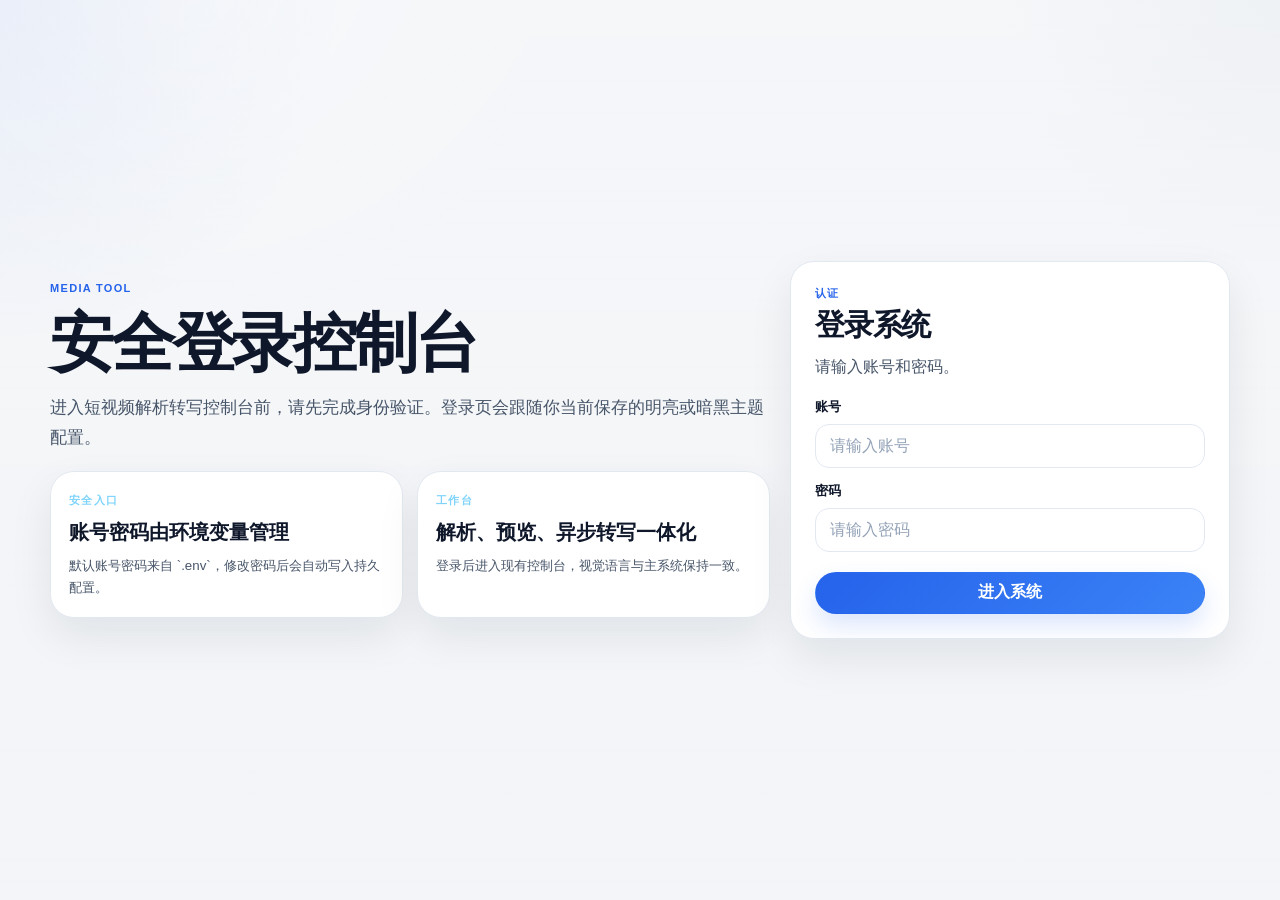
<file: web/login.html>
<!DOCTYPE html>
<html lang="zh-CN">
<head>
  <meta charset="UTF-8">
  <meta name="viewport" content="width=device-width, initial-scale=1.0">
  <title>media-tool 登录</title>
  <link rel="stylesheet" href="/web/styles.css">
</head>
<body class="login-body">
  <main class="login-shell">
    <section class="login-hero">
      <p class="eyebrow">MEDIA TOOL</p>
      <h1>安全登录控制台</h1>
      <p class="login-description">进入短视频解析转写控制台前，请先完成身份验证。登录页会跟随你当前保存的明亮或暗黑主题配置。</p>
      <div class="login-feature-list">
        <article class="login-feature card">
          <span class="login-feature-label">安全入口</span>
          <strong>账号密码由环境变量管理</strong>
          <small>默认账号密码来自 `.env`，修改密码后会自动写入持久配置。</small>
        </article>
        <article class="login-feature card">
          <span class="login-feature-label">工作台</span>
          <strong>解析、预览、异步转写一体化</strong>
          <small>登录后进入现有控制台，视觉语言与主系统保持一致。</small>
        </article>
      </div>
    </section>

    <section class="login-panel card">
      <div class="login-panel-head">
        <p class="eyebrow section-eyebrow">认证</p>
        <h2>登录系统</h2>
        <p id="login-message" class="login-message">请输入账号和密码。</p>
      </div>
      <form id="login-form" class="login-form">
        <label class="field-group">
          <span class="field-label">账号</span>
          <input id="login-username" class="field-control" type="text" autocomplete="username" placeholder="请输入账号">
        </label>
        <label class="field-group">
          <span class="field-label">密码</span>
          <input id="login-password" class="field-control" type="password" autocomplete="current-password" placeholder="请输入密码">
        </label>
        <button id="login-submit" class="button button-accent login-submit" type="submit">进入系统</button>
      </form>
    </section>
  </main>
  <script src="/web/login.js"></script>
</body>
</html>
</file>
<file: web/styles.css>
:root {
  --bg: #f3f5f8;
  --surface: #ffffff;
  --surface-muted: #f8fafc;
  --line: #e2e8f0;
  --line-strong: #cbd5e1;
  --text: #0f172a;
  --text-soft: #475569;
  --text-faint: #64748b;
  --primary: #2563eb;
  --primary-soft: #dbeafe;
  --accent: #0f172a;
  --success: #16a34a;
  --warning: #d97706;
  --danger: #dc2626;
  --radius-xl: 24px;
  --radius-lg: 18px;
  --radius-md: 14px;
  --radius-sm: 10px;
  --shadow: 0 8px 24px rgba(15, 23, 42, 0.05);
  --shadow-soft: 0 18px 44px rgba(15, 23, 42, 0.08);
  --glass-highlight: rgba(255, 255, 255, 0.72);
  --mono:
    "SFMono-Regular",
    "JetBrains Mono",
    "Cascadia Code",
    "Fira Code",
    Consolas,
    monospace;
  --sans:
    "SF Pro Display",
    "PingFang SC",
    "Microsoft YaHei UI",
    "Segoe UI",
    sans-serif;
  color-scheme: light;
}

body.theme-dark {
  --bg: #0b1220;
  --surface: #111827;
  --surface-muted: #172033;
  --line: #243247;
  --line-strong: #334155;
  --text: #e5eefb;
  --text-soft: #b6c4d7;
  --text-faint: #8ea0b8;
  --primary: #60a5fa;
  --primary-soft: rgba(96, 165, 250, 0.18);
  --accent: #dbeafe;
  --success: #4ade80;
  --warning: #f59e0b;
  --danger: #f87171;
  --shadow: 0 10px 30px rgba(2, 6, 23, 0.38);
  --shadow-soft: 0 18px 50px rgba(2, 6, 23, 0.48);
  --glass-highlight: rgba(255, 255, 255, 0.08);
  color-scheme: dark;
}

* {
  box-sizing: border-box;
}

html {
  scroll-behavior: smooth;
}

body {
  margin: 0;
  min-height: 100vh;
  position: relative;
  font-family: var(--sans);
  color: var(--text);
  background:
    radial-gradient(circle at top left, rgba(37, 99, 235, 0.08), transparent 22%),
    radial-gradient(circle at top right, rgba(148, 163, 184, 0.08), transparent 18%),
    var(--bg);
}

body::before {
  content: "";
  position: fixed;
  inset: 0;
  pointer-events: none;
  background:
    linear-gradient(180deg, rgba(255, 255, 255, 0.32), rgba(255, 255, 255, 0)),
    radial-gradient(circle at 15% 0%, rgba(255, 255, 255, 0.4), transparent 24%);
  opacity: 0.6;
}

body.theme-dark {
  background:
    radial-gradient(circle at top left, rgba(59, 130, 246, 0.22), transparent 24%),
    radial-gradient(circle at 85% 10%, rgba(14, 165, 233, 0.16), transparent 18%),
    radial-gradient(circle at bottom right, rgba(99, 102, 241, 0.16), transparent 24%),
    linear-gradient(180deg, #060d18 0%, #0a1220 42%, #0b1220 100%);
}

body.theme-dark::before {
  background:
    linear-gradient(180deg, rgba(96, 165, 250, 0.06), rgba(255, 255, 255, 0)),
    radial-gradient(circle at 12% 0%, rgba(125, 211, 252, 0.1), transparent 28%);
  opacity: 1;
}

button,
input,
textarea,
select {
  font: inherit;
}

a {
  color: inherit;
  text-decoration: none;
}

img,
video {
  display: block;
  max-width: 100%;
}

.app-shell {
  position: relative;
  z-index: 1;
  width: min(1500px, calc(100% - 28px));
  margin: 14px auto 26px;
}

.login-body {
  overflow-x: hidden;
}

.login-shell {
  position: relative;
  z-index: 1;
  width: min(1180px, calc(100% - 40px));
  min-height: 100vh;
  margin: 0 auto;
  padding: 40px 0;
  display: grid;
  grid-template-columns: minmax(0, 1.2fr) minmax(380px, 440px);
  gap: 20px;
  align-items: center;
}

.login-hero {
  display: grid;
  gap: 18px;
}

.login-hero h1 {
  margin: 0;
  font-size: clamp(42px, 5vw, 64px);
  line-height: 0.98;
  letter-spacing: -0.05em;
  color: var(--text);
}

.login-description {
  margin: 0;
  max-width: 720px;
  color: var(--text-soft);
  font-size: 17px;
  line-height: 1.75;
}

.login-feature-list {
  display: grid;
  grid-template-columns: repeat(2, minmax(0, 1fr));
  gap: 14px;
}

.login-feature {
  padding: 18px;
  background:
    linear-gradient(180deg, rgba(255, 255, 255, 0.92), rgba(248, 250, 252, 0.84));
  box-shadow:
    inset 0 1px 0 rgba(255, 255, 255, 0.74),
    0 14px 30px rgba(15, 23, 42, 0.08);
}

body.theme-dark .login-feature {
  background:
    linear-gradient(180deg, rgba(20, 30, 46, 0.82), rgba(11, 18, 32, 0.9));
  box-shadow:
    inset 0 1px 0 rgba(255, 255, 255, 0.05),
    0 18px 34px rgba(2, 6, 23, 0.26);
}

.login-feature-label {
  font-size: 11px;
  font-weight: 700;
  letter-spacing: 0.12em;
  text-transform: uppercase;
  color: #7dd3fc;
}

.login-feature strong {
  display: block;
  margin-top: 12px;
  font-size: 20px;
  line-height: 1.25;
  color: var(--text);
}

.login-feature small {
  display: block;
  margin-top: 10px;
  color: var(--text-soft);
  line-height: 1.65;
}

.login-panel {
  padding: 24px;
  background:
    linear-gradient(180deg, rgba(255, 255, 255, 0.94), rgba(248, 250, 252, 0.88));
  box-shadow:
    inset 0 1px 0 rgba(255, 255, 255, 0.76),
    0 24px 58px rgba(15, 23, 42, 0.12);
}

body.theme-dark .login-panel {
  background:
    linear-gradient(180deg, rgba(20, 30, 46, 0.86), rgba(11, 18, 32, 0.94));
  box-shadow:
    inset 0 1px 0 rgba(255, 255, 255, 0.06),
    0 28px 70px rgba(2, 6, 23, 0.46);
}

.login-panel-head h2 {
  margin: 4px 0 8px;
  font-size: 30px;
  letter-spacing: -0.04em;
  color: var(--text);
}

.login-message {
  margin: 0;
  color: var(--text-soft);
  line-height: 1.6;
}

.login-message[data-kind="error"] {
  color: #fca5a5;
}

.login-message[data-kind="success"] {
  color: #86efac;
}

.login-form {
  display: grid;
  gap: 14px;
  margin-top: 18px;
}

.login-submit {
  margin-top: 6px;
  min-height: 46px;
}

.card {
  position: relative;
  overflow: hidden;
  background: var(--surface);
  border: 1px solid var(--line);
  border-radius: var(--radius-xl);
  box-shadow: var(--shadow-soft);
}

.card::before {
  content: "";
  position: absolute;
  inset: 0 0 auto 0;
  height: 1px;
  background: linear-gradient(90deg, transparent, var(--glass-highlight), transparent);
  opacity: 0.9;
}

.interactive-glow {
  --glow-x: 50%;
  --glow-y: 50%;
}

.interactive-glow::after {
  content: "";
  position: absolute;
  inset: 0;
  pointer-events: none;
  border-radius: inherit;
  background:
    radial-gradient(420px circle at var(--glow-x) var(--glow-y), rgba(255, 255, 255, 0.26), transparent 34%);
  opacity: 0;
  transition: opacity 0.18s ease;
}

.interactive-glow.is-glow-active::after {
  opacity: 1;
}

body.theme-dark .interactive-glow::after {
  background:
    radial-gradient(420px circle at var(--glow-x) var(--glow-y), rgba(125, 211, 252, 0.12), transparent 36%);
}

body.theme-dark .card {
  background:
    linear-gradient(180deg, rgba(17, 24, 39, 0.96), rgba(13, 20, 34, 0.98));
  backdrop-filter: blur(18px);
}

.app-header {
  display: grid;
  grid-template-columns: minmax(0, 1fr) minmax(760px, 920px);
  gap: 18px;
  padding: 18px 20px;
  align-items: center;
  box-shadow: 0 22px 48px rgba(15, 23, 42, 0.1);
}

body.theme-dark .app-header {
  background:
    radial-gradient(circle at top left, rgba(96, 165, 250, 0.16), transparent 26%),
    radial-gradient(circle at bottom right, rgba(56, 189, 248, 0.1), transparent 22%),
    linear-gradient(180deg, rgba(15, 23, 42, 0.95), rgba(9, 14, 26, 0.98));
  box-shadow: 0 28px 64px rgba(2, 6, 23, 0.4);
}

.eyebrow,
.stat-label,
.item-label,
.preview-label {
  margin: 0;
  font-size: 11px;
  font-weight: 700;
  letter-spacing: 0.12em;
  text-transform: uppercase;
}

.eyebrow,
.section-eyebrow {
  color: var(--primary);
}

.header-copy h1 {
  margin: 6px 0 8px;
  font-size: clamp(26px, 3vw, 34px);
  letter-spacing: -0.04em;
  line-height: 1.06;
  text-wrap: balance;
}

.header-description {
  margin: 0;
  max-width: 720px;
  color: var(--text-soft);
  line-height: 1.65;
}

.header-stats {
  display: grid;
  grid-template-columns: repeat(4, minmax(0, 1fr));
  gap: 12px;
  align-self: stretch;
}

.stat-chip {
  position: relative;
  overflow: hidden;
  min-height: 102px;
  padding: 16px 18px;
  border-radius: var(--radius-lg);
  background:
    linear-gradient(180deg, rgba(255, 255, 255, 0.94), rgba(248, 250, 252, 0.86));
  border: 1px solid var(--line);
  box-shadow:
    inset 0 1px 0 rgba(255, 255, 255, 0.72),
    0 10px 22px rgba(15, 23, 42, 0.04);
}

.stat-chip::after {
  content: "";
  position: absolute;
  inset: -30% auto auto -20%;
  width: 58%;
  height: 180%;
  background: linear-gradient(90deg, transparent, rgba(255, 255, 255, 0.34), transparent);
  transform: translateX(-140%) rotate(18deg);
  opacity: 0;
  transition: transform 0.55s ease, opacity 0.28s ease;
  pointer-events: none;
}

body.theme-dark .stat-chip {
  background:
    linear-gradient(180deg, rgba(20, 29, 46, 0.94), rgba(13, 20, 34, 0.9));
  box-shadow:
    inset 0 1px 0 rgba(255, 255, 255, 0.06),
    0 16px 30px rgba(2, 6, 23, 0.24);
}

body.theme-dark .stat-chip::after {
  background: linear-gradient(90deg, transparent, rgba(191, 219, 254, 0.14), transparent);
}

.stat-chip:hover::after {
  transform: translateX(260%) rotate(18deg);
  opacity: 1;
}

.theme-chip {
  gap: 8px;
  display: grid;
}

.config-chip {
  gap: 8px;
  display: grid;
}

.config-center-button {
  width: 100%;
}

.theme-toggle {
  display: inline-flex;
  align-items: center;
  justify-content: center;
  gap: 8px;
  min-height: 42px;
  padding: 0 14px;
  border: 1px solid var(--line);
  border-radius: 999px;
  background: var(--surface);
  color: var(--text);
  cursor: pointer;
  transition:
    transform 0.16s ease,
    border-color 0.16s ease,
    background 0.16s ease,
    color 0.16s ease,
    box-shadow 0.16s ease;
}

body.theme-dark .theme-toggle {
  background: linear-gradient(180deg, rgba(37, 99, 235, 0.2), rgba(30, 41, 59, 0.88));
  border-color: rgba(96, 165, 250, 0.28);
}

.theme-toggle:hover {
  transform: translateY(-1px);
  box-shadow: 0 10px 22px rgba(37, 99, 235, 0.14);
}

.theme-toggle-icon {
  display: inline-flex;
  align-items: center;
  justify-content: center;
  width: 22px;
  height: 22px;
  border-radius: 999px;
  background: var(--primary-soft);
  color: var(--primary);
  font-size: 13px;
}

.stat-chip strong {
  display: block;
  margin-top: 12px;
  font-size: 20px;
  letter-spacing: -0.03em;
  line-height: 1.15;
}

.stat-chip small {
  display: block;
  margin-top: 10px;
  color: var(--text-faint);
  line-height: 1.55;
  max-width: none;
}

.dashboard {
  display: grid;
  grid-template-columns: 420px minmax(0, 1fr);
  gap: 16px;
  margin-top: 16px;
  align-items: stretch;
}

.preview-card,
.transcript-card {
  grid-column: 1 / -1;
}

.platform-footer {
  margin-top: 16px;
  padding: 18px;
}

.footer-head {
  margin-bottom: 14px;
}

.platform-tags {
  display: flex;
  flex-wrap: wrap;
  gap: 10px;
}

.platform-tag {
  display: inline-flex;
  align-items: center;
  justify-content: center;
  min-height: 36px;
  padding: 0 14px;
  border-radius: 999px;
  border: 1px solid var(--line);
  background:
    linear-gradient(180deg, rgba(255, 255, 255, 0.92), rgba(248, 250, 252, 0.82));
  color: var(--text-soft);
  font-size: 13px;
  font-weight: 700;
  text-decoration: none;
  transition:
    transform 0.16s ease,
    border-color 0.16s ease,
    box-shadow 0.16s ease,
    color 0.16s ease,
    background 0.16s ease;
  box-shadow:
    inset 0 1px 0 rgba(255, 255, 255, 0.72),
    0 8px 18px rgba(15, 23, 42, 0.04);
}

.platform-tag:hover {
  transform: translateY(-1px);
  border-color: rgba(37, 99, 235, 0.24);
  color: var(--primary);
  box-shadow:
    inset 0 1px 0 rgba(255, 255, 255, 0.74),
    0 12px 22px rgba(37, 99, 235, 0.08);
}

body.theme-dark .platform-tag {
  background:
    linear-gradient(180deg, rgba(22, 32, 50, 0.94), rgba(13, 20, 34, 0.9));
  color: #dbeafe;
  box-shadow:
    inset 0 1px 0 rgba(255, 255, 255, 0.04),
    0 12px 24px rgba(2, 6, 23, 0.18);
}

.form-card,
.side-card,
.preview-card,
.transcript-card {
  padding: 18px;
}

.form-card,
.side-card {
  height: 100%;
}

.form-card {
  display: flex;
  flex-direction: column;
}

.side-card {
  display: flex;
  flex-direction: column;
}

.section-head,
.subsection-head {
  display: flex;
  align-items: flex-start;
  justify-content: space-between;
  gap: 12px;
}

.section-head {
  margin-bottom: 16px;
}

.section-head h2,
.subsection-head h3 {
  margin: 0;
}

.section-head h2 {
  font-size: 24px;
  letter-spacing: -0.03em;
}

.subsection-head {
  margin: 14px 0 10px;
}

.subsection-head h3 {
  font-size: 16px;
}

.info-head {
  margin-top: 16px;
}

.field-label {
  font-size: 13px;
  font-weight: 700;
  color: var(--text);
}

.field-group {
  display: grid;
  gap: 8px;
}

.field-grid {
  display: grid;
  grid-template-columns: repeat(2, minmax(0, 1fr));
  gap: 12px;
  margin-top: 14px;
}

.field-span-2 {
  grid-column: 1 / -1;
}

.field-control {
  width: 100%;
  padding: 12px 14px;
  border-radius: var(--radius-md);
  border: 1px solid var(--line);
  background: var(--surface);
  color: var(--text);
  transition:
    border-color 0.18s ease,
    box-shadow 0.18s ease,
    background 0.18s ease,
    transform 0.18s ease;
}

.field-control::placeholder {
  color: #94a3b8;
}

.field-control:focus {
  outline: none;
  border-color: rgba(37, 99, 235, 0.5);
  box-shadow: 0 0 0 4px rgba(37, 99, 235, 0.12);
  transform: translateY(-1px);
}

.field-textarea {
  min-height: 128px;
  margin-bottom: 10px;
  resize: vertical;
}

.toggle-grid {
  display: grid;
  grid-template-columns: repeat(2, minmax(0, 1fr));
  gap: 10px;
  margin-top: 14px;
}

.config-toggle-grid {
  margin-top: 18px;
}

.toggle-item {
  display: flex;
  align-items: center;
  gap: 10px;
  min-height: 46px;
  padding: 0 12px;
  border: 1px solid var(--line);
  border-radius: var(--radius-md);
  background:
    linear-gradient(180deg, rgba(255, 255, 255, 0.88), rgba(248, 250, 252, 0.82));
  color: var(--text-soft);
  cursor: pointer;
  box-shadow: inset 0 1px 0 rgba(255, 255, 255, 0.74);
}

body.theme-dark .toggle-item {
  background:
    linear-gradient(180deg, rgba(22, 32, 50, 0.94), rgba(14, 23, 37, 0.88));
  box-shadow: inset 0 1px 0 rgba(255, 255, 255, 0.04);
}

.toggle-item input {
  margin: 0;
}

.action-row {
  display: flex;
  flex-wrap: wrap;
  gap: 10px;
  margin-top: auto;
  padding-top: 18px;
}

.button {
  position: relative;
  overflow: hidden;
  display: inline-flex;
  align-items: center;
  justify-content: center;
  min-height: 42px;
  padding: 0 16px;
  border: 1px solid transparent;
  border-radius: 999px;
  font-weight: 700;
  cursor: pointer;
  transition:
    transform 0.16s ease,
    background 0.16s ease,
    border-color 0.16s ease,
    color 0.16s ease,
    box-shadow 0.16s ease,
    filter 0.16s ease;
}

.button::after {
  content: "";
  position: absolute;
  inset: 0 auto 0 -28%;
  width: 34%;
  background: linear-gradient(90deg, transparent, rgba(255, 255, 255, 0.34), transparent);
  transform: skewX(-20deg) translateX(-220%);
  opacity: 0;
  transition: transform 0.5s ease, opacity 0.24s ease;
  pointer-events: none;
}

.button:hover {
  transform: translateY(-1px);
  filter: saturate(1.04);
}

.button:hover::after {
  transform: skewX(-20deg) translateX(420%);
  opacity: 1;
}

.button:disabled {
  opacity: 0.55;
  cursor: not-allowed;
  transform: none;
}

.button-small {
  min-height: 34px;
  padding: 0 12px;
  font-size: 13px;
}

.button-primary {
  background: linear-gradient(135deg, #0f172a, #1e293b);
  color: #fff;
  box-shadow: 0 12px 24px rgba(15, 23, 42, 0.14);
}

.button-accent {
  background: linear-gradient(135deg, #2563eb, #3b82f6);
  color: #fff;
  box-shadow: 0 12px 24px rgba(37, 99, 235, 0.16);
}

.button-secondary {
  background: var(--surface);
  border-color: var(--line);
  color: var(--text);
  box-shadow: inset 0 1px 0 rgba(255, 255, 255, 0.72);
}

body.theme-dark .button-primary {
  background: linear-gradient(135deg, #1d4ed8, #2563eb 58%, #0ea5e9);
  color: #eff6ff;
  border-color: rgba(96, 165, 250, 0.34);
  box-shadow: 0 10px 24px rgba(37, 99, 235, 0.28);
}

body.theme-dark .button-accent {
  background: linear-gradient(135deg, #2563eb, #3b82f6);
  color: #eff6ff;
  box-shadow: 0 10px 24px rgba(59, 130, 246, 0.24);
}

body.theme-dark .button-secondary {
  background: linear-gradient(180deg, rgba(30, 41, 59, 0.9), rgba(15, 23, 42, 0.96));
  border-color: rgba(148, 163, 184, 0.18);
  color: #dbeafe;
}

.status-panel,
.info-item,
.asset-card,
.gallery-item,
.log-box,
.transcript-box {
  border-radius: var(--radius-lg);
  border: 1px solid var(--line);
}

.status-panel {
  display: grid;
  grid-template-columns: minmax(0, 1fr) 220px;
  gap: 18px;
  align-items: center;
  padding: 16px;
  background:
    linear-gradient(180deg, rgba(255, 255, 255, 0.86), rgba(248, 250, 252, 0.82));
  box-shadow: inset 0 1px 0 rgba(255, 255, 255, 0.76);
}

body.theme-dark .status-panel {
  background:
    linear-gradient(180deg, rgba(20, 29, 46, 0.94), rgba(14, 23, 37, 0.9));
  box-shadow: inset 0 1px 0 rgba(255, 255, 255, 0.05);
}

.status-panel strong {
  display: block;
  margin-bottom: 8px;
  font-size: 21px;
  letter-spacing: -0.03em;
}

.status-main {
  min-width: 0;
}

.status-panel p {
  margin: 0;
  color: var(--text-soft);
  line-height: 1.6;
  max-height: 52px;
  overflow: hidden;
  display: -webkit-box;
  -webkit-line-clamp: 2;
  -webkit-box-orient: vertical;
}

.status-progress {
  display: grid;
  gap: 8px;
  justify-items: end;
  min-width: 0;
}

.status-progress.is-hidden {
  display: none;
}

.status-progress-value {
  font-size: 22px;
  font-weight: 700;
  letter-spacing: -0.03em;
  color: var(--text);
}

.status-progress-track {
  width: 100%;
  height: 10px;
  border-radius: 999px;
  overflow: hidden;
  background: rgba(148, 163, 184, 0.18);
  box-shadow: inset 0 1px 2px rgba(15, 23, 42, 0.08);
}

.status-progress-bar {
  display: block;
  height: 100%;
  width: 0;
  border-radius: inherit;
  background: linear-gradient(90deg, #2563eb, #60a5fa);
  transition: width 0.28s ease;
}

.status-progress-hint {
  color: var(--text-faint);
  line-height: 1.45;
  text-align: right;
}

body.theme-dark .status-progress-track {
  background: rgba(148, 163, 184, 0.12);
}

body.theme-dark .status-progress-bar {
  background: linear-gradient(90deg, #3b82f6, #7dd3fc);
}

.status-idle {
  border-color: var(--line);
}

.status-loading {
  border-color: rgba(217, 119, 6, 0.35);
  background: color-mix(in srgb, var(--surface-muted) 78%, #f59e0b 22%);
}

.status-success {
  border-color: rgba(22, 163, 74, 0.35);
  background: color-mix(in srgb, var(--surface-muted) 78%, #22c55e 22%);
}

.status-error {
  border-color: rgba(220, 38, 38, 0.35);
  background: color-mix(in srgb, var(--surface-muted) 78%, #ef4444 22%);
}

.log-box,
.transcript-box {
  position: relative;
  margin: 0;
  overflow: auto;
  white-space: pre-wrap;
  word-break: break-word;
}

.log-box {
  height: 248px;
  padding: 50px 14px 14px;
  background:
    linear-gradient(180deg, rgba(15, 23, 42, 0.98), rgba(8, 15, 28, 0.98));
  color: #dbeafe;
  font-family: var(--mono);
  font-size: 12px;
  line-height: 1.7;
  box-shadow:
    inset 0 1px 0 rgba(255, 255, 255, 0.05),
    0 16px 32px rgba(2, 6, 23, 0.18);
}

.log-box::before,
.transcript-box::before {
  content: "";
  position: absolute;
  inset: 0 0 auto 0;
  height: 36px;
  border-bottom: 1px solid rgba(148, 163, 184, 0.16);
  background:
    linear-gradient(180deg, rgba(255, 255, 255, 0.14), rgba(255, 255, 255, 0.02));
  pointer-events: none;
}

.log-box::after,
.transcript-box::after {
  content: "";
  position: absolute;
  top: 13px;
  left: 16px;
  width: 10px;
  height: 10px;
  border-radius: 999px;
  background: #ff5f57;
  box-shadow:
    18px 0 0 #febb2e,
    36px 0 0 #28c840;
  pointer-events: none;
}

.info-grid {
  display: grid;
  grid-template-columns: repeat(3, minmax(0, 1fr));
  gap: 10px;
  grid-auto-rows: minmax(76px, auto);
  align-items: stretch;
}

.info-item {
  display: flex;
  flex-direction: column;
  min-height: 76px;
  height: 100%;
  padding: 10px 12px;
  background:
    linear-gradient(180deg, rgba(255, 255, 255, 0.9), rgba(248, 250, 252, 0.82));
  box-shadow: inset 0 1px 0 rgba(255, 255, 255, 0.74);
}

body.theme-dark .info-item {
  background:
    linear-gradient(180deg, rgba(22, 32, 50, 0.94), rgba(14, 23, 37, 0.88));
  box-shadow: inset 0 1px 0 rgba(255, 255, 255, 0.05);
}

.author-avatar-box,
.author-name-box {
  display: flex;
  align-items: center;
  justify-content: center;
  flex: 1;
  margin-top: 2px;
}

.author-avatar {
  width: 36px;
  height: 36px;
  border-radius: 999px;
  object-fit: cover;
  border: 2px solid rgba(37, 99, 235, 0.14);
}

.author-avatar-fallback {
  display: inline-flex;
  align-items: center;
  justify-content: center;
  width: 36px;
  height: 36px;
  border-radius: 999px;
  background: var(--primary-soft);
  color: var(--primary);
  font-size: 14px;
  font-weight: 800;
}

.author-name {
  margin-top: 0;
  line-height: 1.35;
  word-break: break-word;
  text-align: center;
  font-size: 16px;
  font-weight: 400;
}

.info-item.is-wide {
  grid-column: 1 / -1;
}

.item-label {
  display: block;
  color: var(--text-faint);
  text-align: left;
  font-size: 16px;
  font-weight: 400;
}

.item-value {
  display: flex;
  align-items: center;
  justify-content: center;
  flex: 1;
  margin-top: 2px;
  font-size: 16px;
  font-weight: 400;
  line-height: 1.3;
  text-align: center;
}

.title-item {
  min-height: 76px;
}

.title-item .item-value {
  font-size: 16px;
  line-height: 1.3;
  white-space: nowrap;
  overflow: hidden;
  text-overflow: ellipsis;
}

.info-empty,
.preview-empty {
  display: flex;
  align-items: center;
  justify-content: center;
  min-height: 120px;
  color: var(--text-faint);
  text-align: center;
  background: var(--surface-muted);
  border-radius: var(--radius-lg);
  border: 1px dashed var(--line-strong);
}

.preview-root {
  display: grid;
  gap: 14px;
}

.preview-layout {
  display: grid;
  grid-template-columns: minmax(0, 1.2fr) minmax(280px, 0.8fr);
  gap: 14px;
  align-items: start;
}

.preview-stack {
  display: grid;
  gap: 14px;
  align-content: start;
  align-items: start;
}

.asset-card {
  padding: 12px;
  background:
    linear-gradient(180deg, rgba(255, 255, 255, 0.92), rgba(248, 250, 252, 0.84));
  height: fit-content;
  box-shadow:
    inset 0 1px 0 rgba(255, 255, 255, 0.76),
    0 12px 26px rgba(15, 23, 42, 0.05);
}

body.theme-dark .asset-card {
  background:
    linear-gradient(180deg, rgba(21, 32, 49, 0.96), rgba(13, 20, 34, 0.92));
  box-shadow:
    inset 0 1px 0 rgba(255, 255, 255, 0.05),
    0 18px 34px rgba(2, 6, 23, 0.24);
}

.asset-head {
  display: flex;
  justify-content: space-between;
  align-items: flex-start;
  gap: 12px;
  margin: -12px -12px 12px;
  padding: 12px 12px 11px;
  border-bottom: 1px solid rgba(148, 163, 184, 0.16);
  background:
    linear-gradient(180deg, rgba(255, 255, 255, 0.74), rgba(255, 255, 255, 0.16));
}

body.theme-dark .asset-head {
  border-bottom-color: rgba(148, 163, 184, 0.1);
  background:
    linear-gradient(180deg, rgba(255, 255, 255, 0.03), rgba(255, 255, 255, 0));
}

.preview-label {
  color: var(--primary);
  opacity: 0.95;
}

.asset-head h3 {
  margin: 4px 0 0;
  font-size: 17px;
  letter-spacing: -0.02em;
}

.asset-actions {
  display: flex;
  gap: 8px;
  align-items: center;
}

.asset-link {
  display: inline-flex;
  align-items: center;
  justify-content: center;
  min-height: 34px;
  padding: 0 14px;
  border-radius: 999px;
  background: linear-gradient(135deg, #2563eb, #3b82f6);
  color: #fff;
  font-size: 12px;
  font-weight: 600;
  white-space: nowrap;
  box-shadow: 0 10px 20px rgba(37, 99, 235, 0.18);
  transition: transform 0.18s ease, box-shadow 0.18s ease, filter 0.18s ease;
  cursor: pointer;
}

.asset-link:hover {
  transform: translateY(-1px);
  box-shadow: 0 14px 26px rgba(37, 99, 235, 0.24);
  filter: brightness(1.03);
}

.preview-video {
  width: 100%;
  aspect-ratio: 16 / 9;
  border-radius: 14px;
  background: #000;
  object-fit: cover;
  box-shadow: 0 16px 30px rgba(15, 23, 42, 0.14);
}

.preview-audio {
  width: 100%;
}

.cover-preview-button,
.gallery-main-button,
.gallery-thumb-button {
  display: block;
  width: 100%;
  padding: 0;
  border: 0;
  background: transparent;
  cursor: pointer;
}

.preview-cover {
  width: 100%;
  height: 260px;
  border-radius: 14px;
  object-fit: cover;
  background: #dbeafe;
  box-shadow: 0 16px 30px rgba(15, 23, 42, 0.12);
}

.asset-card-gallery-main {
  min-height: 100%;
}

.gallery-main-counter {
  display: inline-flex;
  align-items: center;
  min-height: 32px;
  padding: 0 10px;
  border-radius: 999px;
  background: rgba(148, 163, 184, 0.12);
  color: var(--text-soft);
  font-size: 12px;
  font-weight: 600;
  white-space: nowrap;
}

.preview-gallery-main {
  width: 100%;
  aspect-ratio: 16 / 9;
  border-radius: 14px;
  object-fit: cover;
  background: #dbeafe;
  box-shadow: 0 16px 30px rgba(15, 23, 42, 0.12);
}

.gallery-main-toolbar {
  display: grid;
  grid-template-columns: auto minmax(0, 1fr) auto;
  gap: 10px;
  align-items: center;
  margin-top: 12px;
}

.gallery-main-hint {
  min-width: 0;
  color: var(--text-faint);
  font-size: 12px;
  text-align: center;
  white-space: nowrap;
  overflow: hidden;
  text-overflow: ellipsis;
}

.gallery-step-button {
  min-width: 76px;
}

.asset-placeholder {
  display: flex;
  align-items: center;
  justify-content: center;
  min-height: 120px;
  border-radius: 14px;
  border: 1px dashed var(--line-strong);
  color: var(--text-faint);
  background: var(--surface);
  text-align: center;
}

.gallery-section {
  display: grid;
  gap: 10px;
}

.gallery-section .subsection-head {
  margin: 0;
  padding: 12px 14px 11px;
  border: 1px solid var(--line);
  border-radius: 16px;
  background:
    linear-gradient(180deg, rgba(255, 255, 255, 0.84), rgba(248, 250, 252, 0.72));
  box-shadow:
    inset 0 1px 0 rgba(255, 255, 255, 0.72),
    0 10px 20px rgba(15, 23, 42, 0.04);
}

body.theme-dark .gallery-section .subsection-head {
  background:
    linear-gradient(180deg, rgba(22, 32, 50, 0.96), rgba(13, 20, 34, 0.9));
  box-shadow:
    inset 0 1px 0 rgba(255, 255, 255, 0.04),
    0 16px 28px rgba(2, 6, 23, 0.22);
}

.gallery-section .subsection-head h3 {
  font-size: 17px;
  letter-spacing: -0.02em;
}

.gallery-grid {
  display: grid;
  grid-template-columns: repeat(6, minmax(0, 1fr));
  gap: 4px;
}

.gallery-item {
  overflow: hidden;
  border: 1px solid rgba(148, 163, 184, 0.12);
  border-radius: 24px;
  background:
    linear-gradient(180deg, rgba(255, 255, 255, 0.92), rgba(248, 250, 252, 0.82));
  box-shadow: 0 12px 24px rgba(15, 23, 42, 0.05);
  transition: transform 0.18s ease, box-shadow 0.18s ease, border-color 0.18s ease;
}

body.theme-dark .gallery-item {
  background:
    linear-gradient(180deg, rgba(21, 32, 49, 0.96), rgba(13, 20, 34, 0.9));
  box-shadow: 0 18px 30px rgba(2, 6, 23, 0.2);
}

.gallery-item.is-active {
  border-color: rgba(96, 165, 250, 0.6);
  box-shadow:
    0 18px 34px rgba(37, 99, 235, 0.14),
    inset 0 0 0 1px rgba(96, 165, 250, 0.28);
}

.gallery-thumb-button {
  position: relative;
  overflow: hidden;
  border-radius: 24px 24px 0 0;
}

.gallery-item img {
  width: 100%;
  aspect-ratio: 1 / 1;
  object-fit: cover;
  transform: scale(1.1);
  transition: transform 0.22s ease;
}

.gallery-item:hover img,
.gallery-item:focus-within img {
  transform: scale(1.14);
}

.gallery-item figcaption {
  display: block;
  padding: 16px 14px 14px;
  min-height: 60px;
  font-size: 12px;
  color: var(--text-soft);
}

.gallery-caption-row {
  display: flex;
  align-items: center;
  justify-content: space-between;
  gap: 12px;
}

.gallery-meta {
  display: flex;
  align-items: center;
  gap: 10px;
  min-width: 0;
}

.gallery-name {
  font-size: 13px;
  font-weight: 600;
  color: var(--text-soft);
  white-space: nowrap;
}

.gallery-note {
  display: inline-flex;
  align-items: center;
  justify-content: center;
}

.gallery-status-dot {
  width: 8px;
  height: 8px;
  border-radius: 999px;
  background: rgba(148, 163, 184, 0.35);
  box-shadow: 0 0 0 1px rgba(148, 163, 184, 0.16);
}

.gallery-status-dot.is-active {
  background: #22c55e;
  box-shadow:
    0 0 0 1px rgba(34, 197, 94, 0.2),
    0 0 12px rgba(34, 197, 94, 0.42);
}

.gallery-item .asset-link {
  min-height: 28px;
  width: auto;
  padding: 0 12px;
  font-size: 11px;
  flex-shrink: 0;
  opacity: 0;
  pointer-events: none;
  visibility: hidden;
  transition:
    opacity 0.18s ease,
    visibility 0.18s ease,
    box-shadow 0.18s ease,
    filter 0.18s ease;
}

.gallery-item:hover .asset-link,
.gallery-item:focus-within .asset-link {
  opacity: 1;
  pointer-events: auto;
  visibility: visible;
}

.image-lightbox {
  position: fixed;
  inset: 0;
  z-index: 50;
  display: grid;
  place-items: center;
  padding: 24px;
}

.image-lightbox.is-hidden {
  display: none;
}

.image-lightbox-backdrop {
  position: absolute;
  inset: 0;
  background:
    radial-gradient(circle at top, rgba(59, 130, 246, 0.12), transparent 28%),
    linear-gradient(180deg, rgba(5, 10, 20, 0.58), rgba(2, 6, 23, 0.82));
  backdrop-filter: blur(20px) saturate(145%);
}

.image-lightbox-dialog {
  position: relative;
  z-index: 1;
  width: min(1120px, calc(100vw - 48px));
  max-height: calc(100vh - 48px);
  padding: 18px;
  border: 1px solid rgba(148, 163, 184, 0.18);
  border-radius: 28px;
  background:
    linear-gradient(180deg, rgba(20, 30, 46, 0.74), rgba(11, 18, 32, 0.88));
  backdrop-filter: blur(24px) saturate(140%);
  box-shadow: 0 32px 80px rgba(2, 6, 23, 0.5);
}

.image-lightbox-head {
  display: flex;
  align-items: flex-start;
  justify-content: space-between;
  gap: 16px;
  margin-bottom: 16px;
}

.image-lightbox-meta h3 {
  margin: 4px 0 6px;
  font-size: clamp(18px, 2vw, 24px);
  line-height: 1.2;
  letter-spacing: -0.03em;
  color: #f8fafc;
}

.image-lightbox-counter {
  color: #94a3b8;
}

.image-lightbox-actions {
  display: flex;
  gap: 10px;
  align-items: center;
}

#lightbox-close {
  min-width: 76px;
}

.image-lightbox-body {
  display: grid;
  grid-template-columns: auto minmax(0, 1fr) auto;
  gap: 12px;
  align-items: center;
}

.image-lightbox-stage {
  display: grid;
  place-items: center;
  min-height: min(72vh, 760px);
  padding: 10px;
  border-radius: 24px;
  background: rgba(15, 23, 42, 0.56);
  border: 1px solid rgba(148, 163, 184, 0.12);
}

.image-lightbox-image {
  width: 100%;
  max-height: min(68vh, 720px);
  object-fit: contain;
  border-radius: 18px;
}

.lightbox-nav {
  min-width: 88px;
  min-height: 42px;
  padding: 0 14px;
  border: 1px solid rgba(148, 163, 184, 0.16);
  border-radius: 999px;
  background: rgba(30, 41, 59, 0.86);
  color: #e2e8f0;
  font-size: 12px;
  font-weight: 600;
  cursor: pointer;
  transition: transform 0.18s ease, background 0.18s ease, opacity 0.18s ease;
}

.lightbox-nav:hover:not(:disabled) {
  transform: translateY(-1px);
  background: rgba(37, 99, 235, 0.88);
}

.lightbox-nav:disabled {
  opacity: 0.4;
  cursor: default;
}

.transcript-box {
  min-height: 220px;
  max-height: 420px;
  padding: 50px 16px 16px;
  background:
    linear-gradient(180deg, rgba(250, 252, 255, 0.92), rgba(245, 248, 252, 0.86));
  color: var(--text);
  font-family: var(--mono);
  font-size: 13px;
  line-height: 1.8;
  box-shadow: inset 0 1px 0 rgba(255, 255, 255, 0.72);
}

body.theme-dark .transcript-box {
  background:
    linear-gradient(180deg, rgba(18, 28, 44, 0.96), rgba(12, 19, 31, 0.94));
  box-shadow: inset 0 1px 0 rgba(255, 255, 255, 0.04);
}

.config-modal {
  position: fixed;
  inset: 0;
  z-index: 45;
  display: grid;
  place-items: center;
  padding: 24px;
}

.config-modal.is-hidden {
  display: none;
}

.config-modal-backdrop {
  position: absolute;
  inset: 0;
  background:
    radial-gradient(circle at top, rgba(59, 130, 246, 0.12), transparent 28%),
    linear-gradient(180deg, rgba(5, 10, 20, 0.34), rgba(2, 6, 23, 0.58));
  backdrop-filter: blur(18px) saturate(140%);
}

.config-modal-dialog {
  position: relative;
  z-index: 1;
  width: min(760px, calc(100vw - 40px));
  padding: 22px;
  border-radius: 28px;
  background:
    linear-gradient(180deg, rgba(255, 255, 255, 0.9), rgba(248, 250, 252, 0.82));
  box-shadow:
    inset 0 1px 0 rgba(255, 255, 255, 0.76),
    0 28px 68px rgba(15, 23, 42, 0.18);
}

body.theme-dark .config-modal-dialog {
  background:
    linear-gradient(180deg, rgba(20, 30, 46, 0.78), rgba(11, 18, 32, 0.9));
  box-shadow:
    inset 0 1px 0 rgba(255, 255, 255, 0.05),
    0 32px 80px rgba(2, 6, 23, 0.5);
}

.config-modal-head {
  display: flex;
  align-items: flex-start;
  justify-content: space-between;
  gap: 18px;
}

.config-modal-head h2 {
  margin: 4px 0 8px;
  font-size: 26px;
  letter-spacing: -0.04em;
}

.config-modal-description {
  margin: 0;
  color: var(--text-soft);
  line-height: 1.6;
}

.config-account {
  margin-top: 20px;
}

.config-subsection-head {
  margin: 0 0 10px;
}

.config-actions {
  display: flex;
  flex-wrap: wrap;
  gap: 10px;
  margin-top: 16px;
}

body.theme-dark .log-box::before,
body.theme-dark .transcript-box::before {
  border-bottom-color: rgba(148, 163, 184, 0.08);
  background:
    linear-gradient(180deg, rgba(255, 255, 255, 0.06), rgba(255, 255, 255, 0.01));
}

@media (max-width: 1100px) {
  .app-header,
  .dashboard,
  .preview-layout {
    grid-template-columns: 1fr;
  }

  .login-shell,
  .login-feature-list {
    grid-template-columns: 1fr;
  }

  .header-stats,
  .info-grid {
    grid-template-columns: repeat(2, minmax(0, 1fr));
  }

  .author-item {
    grid-column: 1 / -1;
  }
}

@media (max-width: 720px) {
  .app-shell {
    width: min(100%, calc(100% - 20px));
    margin: 10px auto 20px;
  }

  .app-header,
  .form-card,
  .side-card,
  .preview-card,
  .transcript-card {
    padding: 14px;
  }

  .header-stats,
  .field-grid,
  .toggle-grid,
  .info-grid {
    grid-template-columns: 1fr;
  }

  .config-modal-head {
    flex-direction: column;
    align-items: stretch;
  }

  .section-head,
  .subsection-head,
  .asset-head,
  .gallery-item figcaption {
    flex-direction: column;
    align-items: stretch;
  }

  .action-row,
  .asset-actions,
  .config-actions {
    flex-direction: column;
  }

  .gallery-grid {
    grid-template-columns: repeat(auto-fill, minmax(184px, 1fr));
  }

  .gallery-main-toolbar,
  .image-lightbox-body {
    grid-template-columns: 1fr;
  }

  .image-lightbox-head,
  .image-lightbox-actions {
    flex-direction: column;
    align-items: stretch;
  }

  .lightbox-nav {
    width: 100%;
  }

  .status-panel {
    grid-template-columns: 1fr;
  }

  .status-progress {
    justify-items: stretch;
  }

  .status-progress-hint {
    text-align: left;
  }
}

@media (max-width: 1040px) {
  .gallery-grid {
    grid-template-columns: repeat(4, minmax(0, 1fr));
  }
}

@media (max-width: 860px) {
  .gallery-grid {
    grid-template-columns: repeat(3, minmax(0, 1fr));
  }
}

@media (prefers-reduced-motion: reduce) {
  *,
  *::before,
  *::after {
    scroll-behavior: auto !important;
    transition: none !important;
  }
}
</file>
